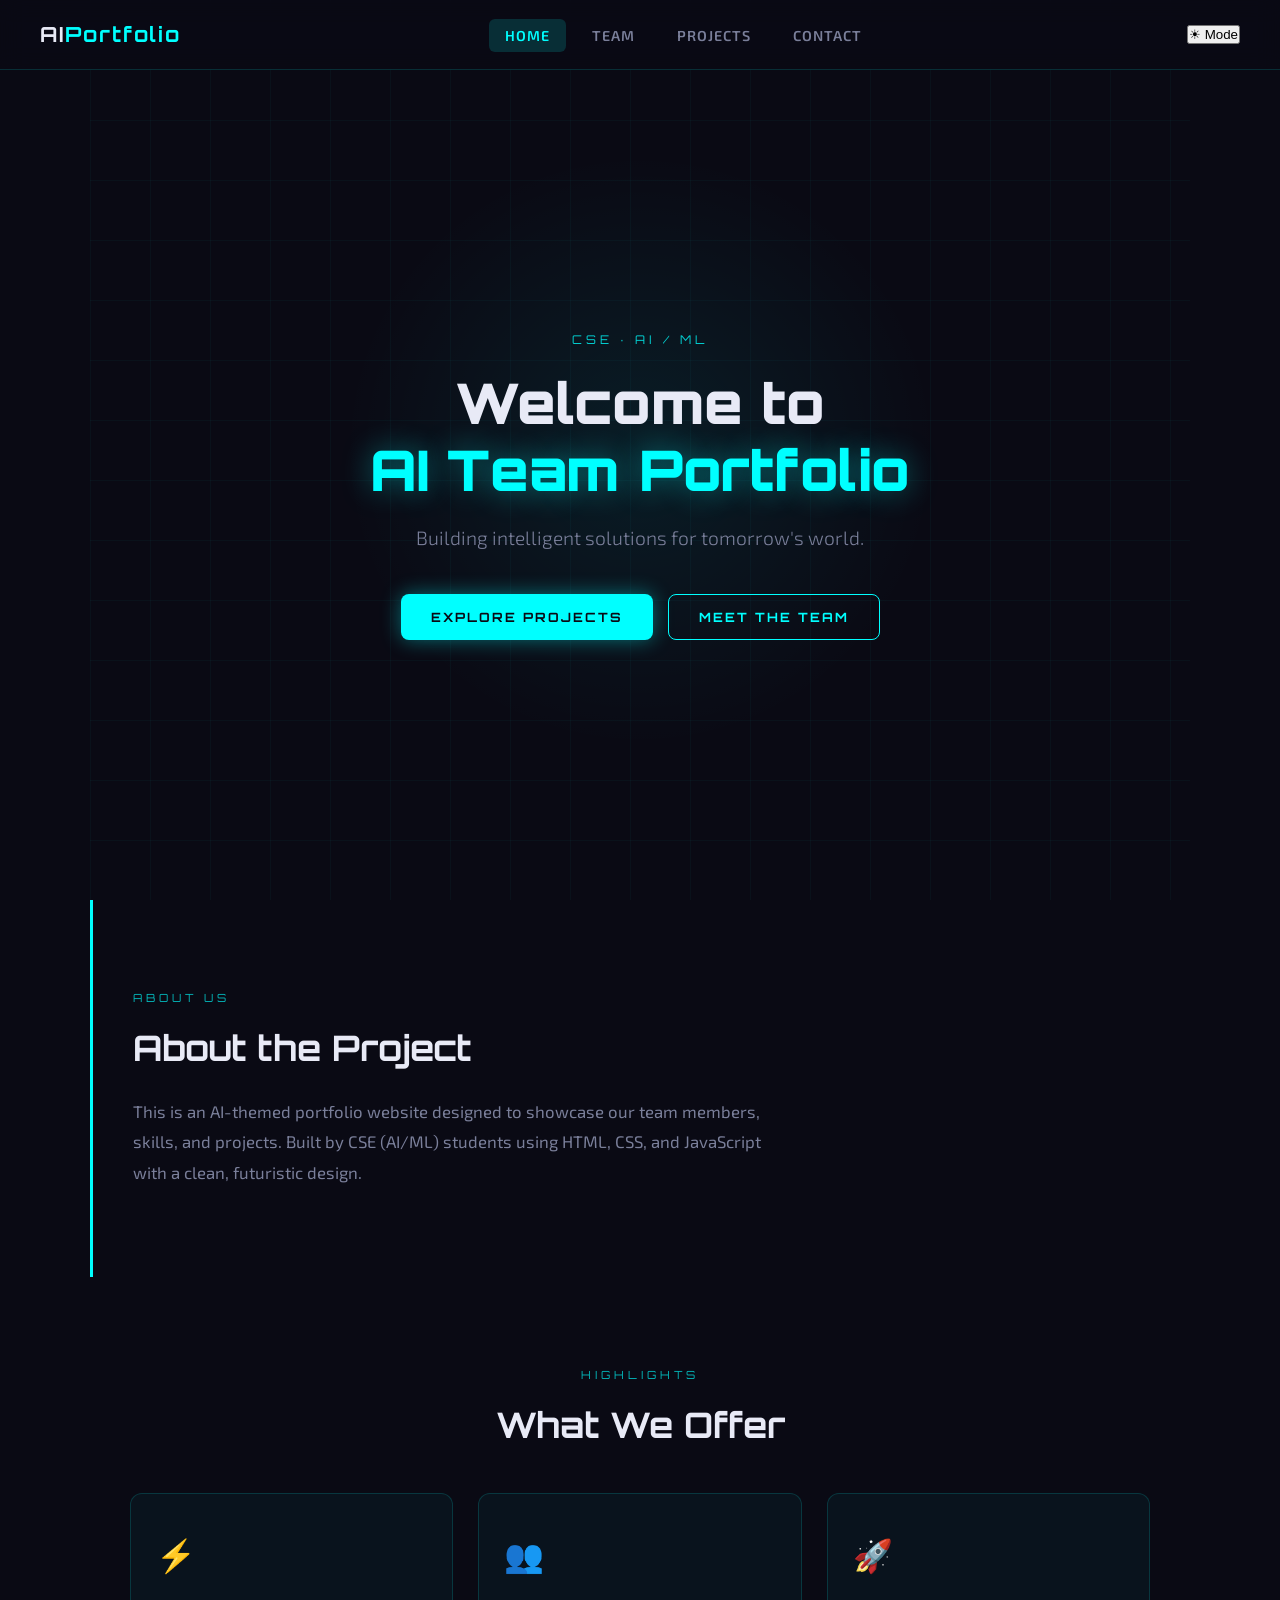
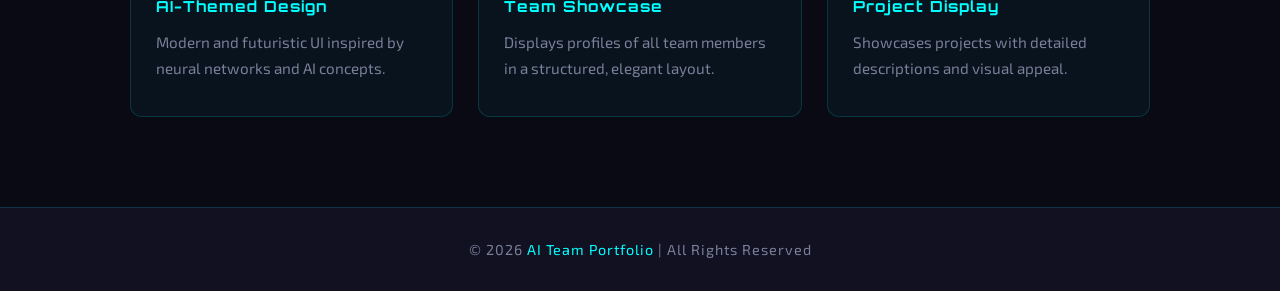
<file: INDEX.HTML>
<!DOCTYPE html>
<html lang="en">
<head>
    <meta charset="UTF-8">
    <meta name="viewport" content="width=device-width, initial-scale=1.0">
    <title>AI Team Portfolio</title>
    <link rel="preconnect" href="https://fonts.googleapis.com">
    <link href="https://fonts.googleapis.com/css2?family=Orbitron:wght@400;700;900&family=Exo+2:wght@300;400;600&display=swap" rel="stylesheet">
    <link rel="stylesheet" href="style.css">
</head>

<body>

    <!-- NAVBAR -->
    <nav>
        <h2 id="logo">AI<span>Portfolio</span></h2>
        <ul id="navLinks">
            <li><a href="index.html" class="active">Home</a></li>
            <li><a href="team.html">Team</a></li>
            <li><a href="projects.html">Projects</a></li>
            <li><a href="contact.html">Contact</a></li>
        </ul>
        <button id="toggleBtn">☀ Mode</button>
        <button id="hamburger" aria-label="Toggle menu">&#9776;</button>
    </nav>

    <!-- HERO SECTION -->
    <section id="home">
        <div class="hero-glow"></div>
        <div class="grid-overlay"></div>
        <div class="hero-content">
            <p class="hero-label">CSE · AI / ML</p>
            <h1 id="mainHeading">Welcome to<br><span>AI Team Portfolio</span></h1>
            <p id="subText">Building intelligent solutions for tomorrow's world.</p>
            <div class="hero-buttons">
                <button id="exploreBtn">Explore Projects</button>
                <button class="btn-outline">Meet the Team</button>
            </div>
        </div>
    </section>

    <!-- ABOUT SECTION -->
    <section id="about">
        <div class="section-tag">About Us</div>
        <h2>About the Project</h2>
        <p>
            This is an AI-themed portfolio website designed to showcase our team members,
            skills, and projects. Built by CSE (AI/ML) students using HTML, CSS, and JavaScript
            with a clean, futuristic design.
        </p>
    </section>

    <!-- FEATURES SECTION -->
    <section id="features">
        <div class="section-tag">Highlights</div>
        <h2>What We Offer</h2>
        <div class="cards-grid">
            <div class="card">
                <div class="card-icon">⚡</div>
                <h3>AI-Themed Design</h3>
                <p>Modern and futuristic UI inspired by neural networks and AI concepts.</p>
            </div>
            <div class="card">
                <div class="card-icon">👥</div>
                <h3>Team Showcase</h3>
                <p>Displays profiles of all team members in a structured, elegant layout.</p>
            </div>
            <div class="card">
                <div class="card-icon">🚀</div>
                <h3>Project Display</h3>
                <p>Showcases projects with detailed descriptions and visual appeal.</p>
            </div>
        </div>
    </section>

    <!-- FOOTER -->
    <footer>
        <p>© 2026 <span>AI Team Portfolio</span> | All Rights Reserved</p>
    </footer>

</body>
</html>
</file>
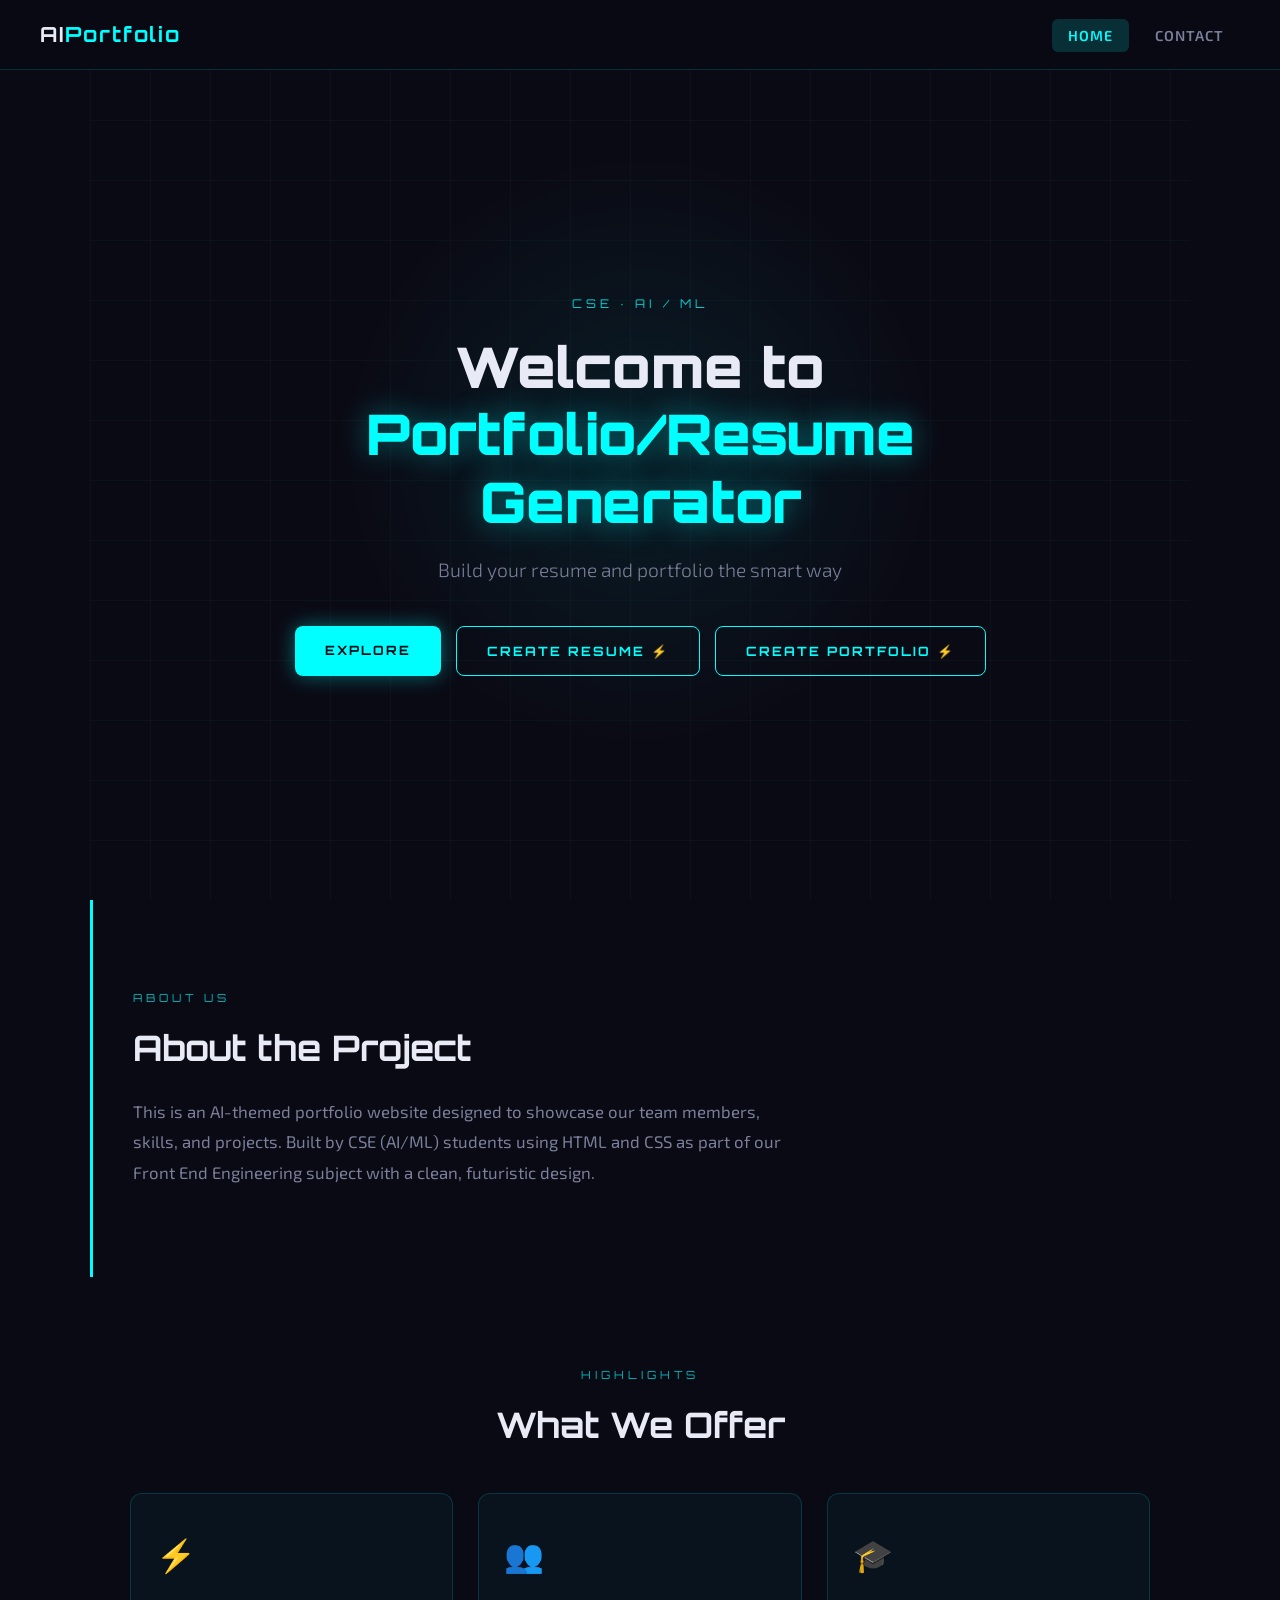
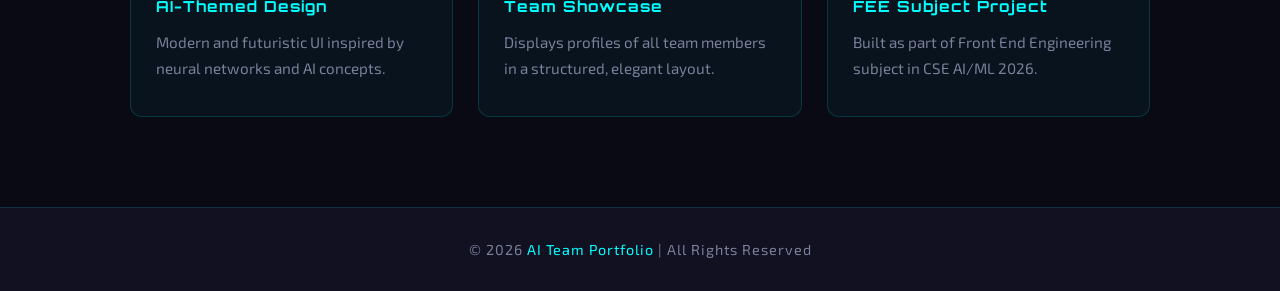
<file: index.html>
<!DOCTYPE html>
<html lang="en">
<head>
    <meta charset="UTF-8">
    <meta name="viewport" content="width=device-width, initial-scale=1.0">
    <title>AI Team Portfolio</title>
    <link rel="preconnect" href="https://fonts.googleapis.com">
    <link href="https://fonts.googleapis.com/css2?family=Orbitron:wght@400;700;900&family=Exo+2:wght@300;400;600&display=swap" rel="stylesheet">
    <link rel="stylesheet" href="style.css">
</head>
<body>

    <!-- NAVBAR -->
    <nav>
        <h2 id="logo">AI<span>Portfolio</span></h2>
        <ul id="navLinks">
            <li><a href="index.html" class="active">Home</a></li>
    
            <li><a href="contact.html">Contact</a></li>
        </ul>
        <button id="hamburger" aria-label="Toggle menu">&#9776;</button>
    </nav>

    <!-- HERO SECTION -->
    <section id="home">
        <div class="hero-glow"></div>
        <div class="grid-overlay"></div>
        <div class="hero-content">
            <p class="hero-label">CSE · AI / ML</p>
            <h1 id="mainHeading">Welcome to<br><span> Portfolio/Resume <br><span>Generator</span></span></h1>
            <p id="subText">Build your resume and portfolio the smart way</p>
            <div class="hero-buttons">
                <a href="#about" id="exploreBtn">Explore</a>
                <a href="resume.html" class="btn-outline">Create Resume ⚡</a>
                <a href="portfolio.html" class="btn-outline">Create Portfolio ⚡</a>

            </div>
        </div>
   
    </section>

    <!-- ABOUT SECTION -->
    <section id="about">
        <div class="section-tag">About Us</div>
        <h2>About the Project</h2>
        <p>
            This is an AI-themed portfolio website designed to showcase our team members,
            skills, and projects. Built by CSE (AI/ML) students using HTML and CSS
            as part of our Front End Engineering subject with a clean, futuristic design.
        </p>
    </section>

    <!-- FEATURES SECTION -->
    <section id="features">
        <div class="section-tag">Highlights</div>
        <h2>What We Offer</h2>
        <div class="cards-grid">
            <div class="card">
                <div class="card-icon">⚡</div>
                <h3>AI-Themed Design</h3>
                <p>Modern and futuristic UI inspired by neural networks and AI concepts.</p>
            </div>
            <div class="card">
                <div class="card-icon">👥</div>
                <h3>Team Showcase</h3>
                <p>Displays profiles of all team members in a structured, elegant layout.</p>
            </div>
            <div class="card">
                <div class="card-icon">🎓</div>
                <h3>FEE Subject Project</h3>
                <p>Built as part of Front End Engineering subject in CSE AI/ML 2026.</p>
            </div>
        </div>
    </section>


    <!-- FOOTER -->
    <footer>
        <p>© 2026 <span>AI Team Portfolio</span> | All Rights Reserved</p>
    </footer>

 <script src="script.js"></script>
    

</body>
</html>
</file>
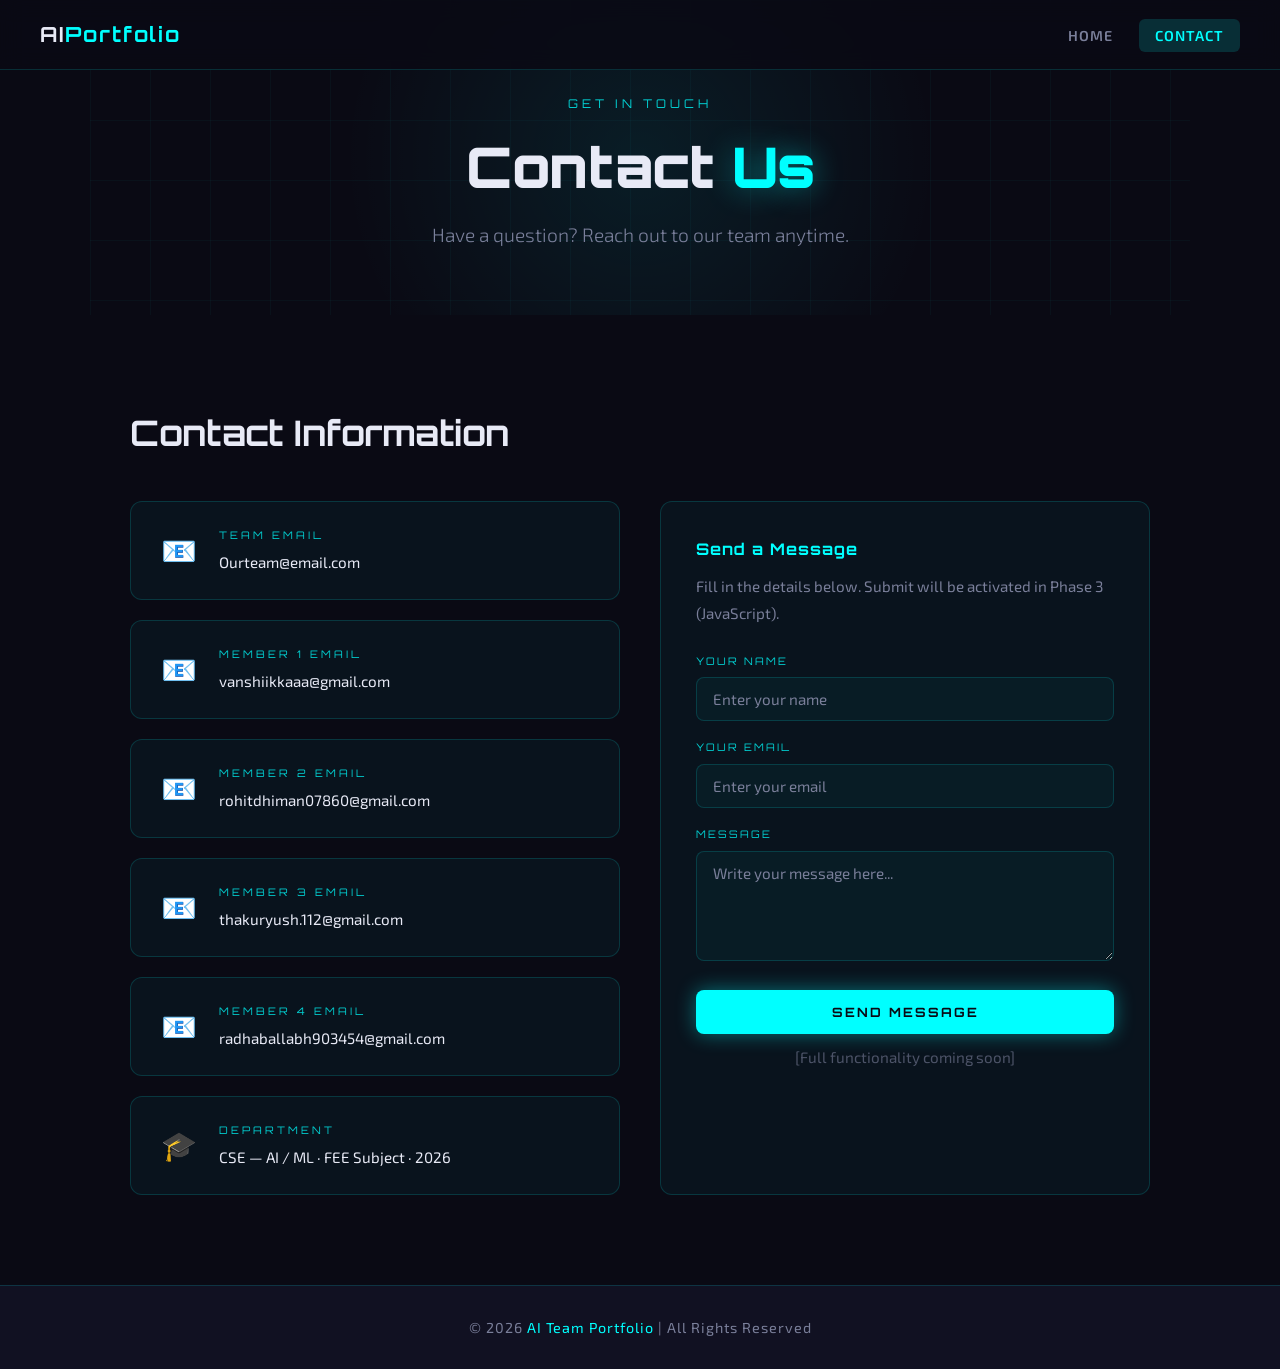
<file: contact.html>
<!DOCTYPE html>
<html lang="en">

<head>
    <meta charset="UTF-8">
    <meta name="viewport" content="width=device-width, initial-scale=1.0">
    <title>Contact | AI Portfolio</title>
    <link rel="preconnect" href="https://fonts.googleapis.com">
    <link href="https://fonts.googleapis.com/css2?family=Orbitron:wght@400;700;900&family=Exo+2:wght@300;400;600&display=swap" rel="stylesheet">
    <link rel="stylesheet" href="style.css">
    <style>
        .contact-wrapper {
            display: grid;
            grid-template-columns: 1fr 1fr;
            gap: 40px;
            margin-top: 40px;
        }
        
        .contact-info {
            display: flex;
            flex-direction: column;
            gap: 20px;
        }
        
        .info-card {
            background: var(--bg-card);
            border: 1px solid var(--border);
            border-radius: 12px;
            padding: 25px;
            display: flex;
            align-items: flex-start;
            gap: 18px;
            transition: var(--transition);
            position: relative;
            overflow: hidden;
        }
        
        .info-card::before {
            content: '';
            position: absolute;
            top: 0;
            left: 0;
            right: 0;
            height: 2px;
            background: var(--accent);
            transform: scaleX(0);
            transition: var(--transition);
        }
        
        .info-card:hover::before {
            transform: scaleX(1);
        }
        
        .info-card:hover {
            border-color: var(--accent);
            background: rgba(0, 255, 255, 0.07);
            box-shadow: 0 10px 30px rgba(0, 0, 0, 0.3), 0 0 15px var(--accent-dim);
        }
        
        .info-icon {
            font-size: 1.8rem;
            min-width: 45px;
            text-align: center;
        }
        
        .info-label {
            font-family: var(--font-heading);
            font-size: 0.65rem;
            letter-spacing: 3px;
            color: var(--accent);
            text-transform: uppercase;
            margin-bottom: 6px;
            opacity: 0.8;
        }
        
        .info-value {
            font-size: 0.95rem;
            color: var(--text-primary);
            word-break: break-all;
        }
        
        .info-value a {
            color: var(--text-primary);
            text-decoration: none;
            transition: var(--transition);
        }
        
        .info-value a:hover {
            color: var(--accent);
        }
        
        .contact-message {
            background: var(--bg-card);
            border: 1px solid var(--border);
            border-radius: 12px;
            padding: 35px;
        }
        
        .contact-message h3 {
            font-family: var(--font-heading);
            font-size: 1rem;
            color: var(--accent);
            letter-spacing: 1px;
            margin-bottom: 10px;
        }
        
        .contact-message p {
            color: var(--text-muted);
            font-size: 0.95rem;
            line-height: 1.8;
            margin-bottom: 25px;
        }
        
        .input-group {
            margin-bottom: 18px;
        }
        
        .input-label {
            display: block;
            font-family: var(--font-heading);
            font-size: 0.65rem;
            letter-spacing: 2px;
            color: var(--accent);
            text-transform: uppercase;
            margin-bottom: 8px;
            opacity: 0.8;
        }
        
        .input-field {
            width: 100%;
            background: rgba(0, 255, 255, 0.04);
            border: 1px solid var(--border);
            border-radius: 8px;
            padding: 12px 16px;
            color: var(--text-primary);
            font-family: var(--font-body);
            font-size: 0.95rem;
            outline: none;
            transition: var(--transition);
        }
        
        .input-field:focus {
            border-color: var(--accent);
            background: rgba(0, 255, 255, 0.07);
            box-shadow: 0 0 10px var(--accent-dim);
        }
        
        .input-field::placeholder {
            color: var(--text-muted);
        }
        
        textarea.input-field {
            resize: vertical;
            min-height: 110px;
        }
        
        .send-btn {
            width: 100%;
            background: var(--accent);
            color: #0a0a14;
            border: none;
            padding: 14px;
            border-radius: 8px;
            font-family: var(--font-heading);
            font-size: 0.8rem;
            font-weight: 700;
            letter-spacing: 2px;
            text-transform: uppercase;
            cursor: pointer;
            transition: var(--transition);
            box-shadow: 0 0 20px var(--accent-glow);
            margin-top: 5px;
        }
        
        .send-btn:hover {
            background: white;
            box-shadow: 0 0 35px rgba(255, 255, 255, 0.3);
            transform: translateY(-2px);
        }
        
        .js-note {
            text-align: center;
            color: var(--text-muted);
            font-size: 0.8rem;
            margin-top: 10px;
            opacity: 0.6;
        }
        
        @media (max-width: 768px) {
            .contact-wrapper {
                grid-template-columns: 1fr;
            }
        }
        .template-card.purple-neo { background: rgba(191,0,255,0.05); }
.template-card.purple-neo .t-preview { background: #0d0014; border: 1px solid rgba(191,0,255,0.2); height: 80px; border-radius: 6px; margin-bottom: 10px; display: flex; flex-direction: column; align-items: center; justify-content: center; gap: 4px; }
.template-card.purple-neo .t-preview .t-line1 { width:60%; height:8px; background:#bf00ff; border-radius:4px; }
.template-card.purple-neo .t-preview .t-line2 { width:40%; height:5px; background:rgba(191,0,255,0.4); border-radius:4px; }
.template-card.purple-neo .t-preview .t-line3 { width:80%; height:3px; background:rgba(191,0,255,0.15); border-radius:4px; }
    </style>
</head>

<body>

    <nav>
        <h2 id="logo">AI<span>Portfolio</span></h2>
        <ul id="navLinks">
            <li><a href="index.html">Home</a></li>
            <li><a href="contact.html" class="active">Contact</a></li>
        </ul>
        <button id="hamburger" aria-label="Toggle menu">&#9776;</button>
    </nav>


    <section id="home" style="min-height: 35vh; padding-top: 70px;">
        <div class="hero-glow"></div>
        <div class="grid-overlay"></div>
        <div class="hero-content">
            <p class="hero-label">Get In Touch</p>
            <h1 id="mainHeading">Contact <span>Us</span></h1>
            <p id="subText">Have a question? Reach out to our team anytime.</p>
        </div>
    </section>

    <section id="contact">
        <h2>Contact Information</h2>
        <div class="contact-wrapper">

            <div class="contact-info">

                <div class="info-card">
                    <div class="info-icon">📧</div>
                    <div>
                        <p class="info-label">Team Email</p>
                        <p class="info-value">
                            <a href="mailto:yourteam@email.com">Ourteam@email.com</a>
                        </p>
                    </div>
                </div>

                <div class="info-card">
                    <div class="info-icon">📧</div>
                    <div>
                        <p class="info-label">Member 1 Email</p>
                        <p class="info-value">
                            <a href="mailto:vanshiikkaaa@gmail.com">vanshiikkaaa@gmail.com</a>
                        </p>
                    </div>
                </div>

                <div class="info-card">
                    <div class="info-icon">📧</div>
                    <div>
                        <p class="info-label">Member 2 Email</p>
                        <p class="info-value">
                            <a href="mailto:rohitdhiman07860@gmail.com">rohitdhiman07860@gmail.com</a>
                        </p>
                    </div>
                </div>

                <div class="info-card">
                    <div class="info-icon">📧</div>
                    <div>
                        <p class="info-label">Member 3 Email</p>
                        <p class="info-value">
                            <a href="mailto:thakuryush.112@gmail.com">thakuryush.112@gmail.com</a>
                        </p>
                    </div>
                </div>

                <div class="info-card">
                    <div class="info-icon">📧</div>
                    <div>
                        <p class="info-label">Member 4 Email</p>
                        <p class="info-value">
                            <a href="mailto:radhaballabh903454@gmail.com">radhaballabh903454@gmail.com</a>
                        </p>
                    </div>
                </div>

                <div class="info-card">
                    <div class="info-icon">🎓</div>
                    <div>
                        <p class="info-label">Department</p>
                        <p class="info-value">CSE — AI / ML · FEE Subject · 2026</p>
                    </div>
                </div>

            </div>

            <div class="contact-message">
                <h3>Send a Message</h3>
                <p>Fill in the details below. Submit will be activated in Phase 3 (JavaScript).</p>

                <div class="input-group">
                    <label class="input-label">Your Name</label>
                    <input type="text" class="input-field" placeholder="Enter your name">
                </div>

                <div class="input-group">
                    <label class="input-label">Your Email</label>
                    <input type="email" class="input-field" placeholder="Enter your email">
                </div>

                <div class="input-group">
                    <label class="input-label">Message</label>
                    <textarea class="input-field" placeholder="Write your message here..."></textarea>
                </div>

                <button class="send-btn">Send Message</button>
                <p class="js-note">[Full functionality coming soon]</p>
            </div>

        </div>
    </section>


    <footer>
        <p>©️ 2026 <span>AI Team Portfolio</span> | All Rights Reserved</p>
    </footer>
<script src="script.js"></script>
</body>

</html>
</file>
<file: style.css>
:root {
    --bg-primary: #0a0a14;
    --bg-secondary: #111122;
    --bg-card: rgba(0, 255, 255, 0.04);
    --accent: #00ffff;
    --accent-dim: rgba(0, 255, 255, 0.15);
    --accent-glow: rgba(0, 255, 255, 0.4);
    --text-primary: #e8eaf6;
    --text-muted: #7a7f9a;
    --border: rgba(0, 255, 255, 0.15);
    --font-heading: 'Orbitron', sans-serif;
    --font-body: 'Exo 2', sans-serif;
    --nav-height: 70px;
    --transition: 0.3s ease;
}

*,
*::before,
*::after {
    margin: 0;
    padding: 0;
    box-sizing: border-box;
}

html {
    scroll-behavior: smooth;
}

body {
    font-family: var(--font-body);
    background: var(--bg-primary);
    color: var(--text-primary);
    line-height: 1.6;
    overflow-x: hidden;
}

nav {
    position: fixed;
    top: 0;
    left: 0;
    right: 0;
    z-index: 1000;
    display: flex;
    justify-content: space-between;
    align-items: center;
    height: var(--nav-height);
    padding: 0 40px;
    background: rgba(10, 10, 20, 0.85);
    backdrop-filter: blur(12px);
    border-bottom: 1px solid var(--border);
}

#logo {
    font-family: var(--font-heading);
    font-size: 1.3rem;
    color: var(--text-primary);
    letter-spacing: 2px;
}

#logo span {
    color: var(--accent);
}

nav ul {
    list-style: none;
    display: flex;
    gap: 10px;
}

nav ul li a {
    text-decoration: none;
    color: var(--text-muted);
    font-size: 0.9rem;
    font-weight: 600;
    padding: 8px 16px;
    border-radius: 6px;
    letter-spacing: 1px;
    text-transform: uppercase;
    transition: var(--transition);
}

nav ul li a:hover,
nav ul li a.active {
    color: var(--accent);
    background: var(--accent-dim);
}

#hamburger {
    display: none;
    background: transparent;
    border: 1px solid var(--border);
    color: var(--accent);
    font-size: 1.3rem;
    padding: 6px 12px;
    border-radius: 6px;
    cursor: pointer;
}

#home {
    position: relative;
    min-height: 100vh;
    display: flex;
    align-items: center;
    justify-content: center;
    padding: 0 20px;
    padding-top: var(--nav-height);
    overflow: hidden;
    text-align: center;
}

.hero-glow {
    position: absolute;
    width: 600px;
    height: 600px;
    background: radial-gradient(circle, rgba(0, 255, 255, 0.08) 0%, transparent 70%);
    top: 50%;
    left: 50%;
    transform: translate(-50%, -50%);
    pointer-events: none;
    animation: pulse 4s ease-in-out infinite;
}

@keyframes pulse {
    0%,
    100% {
        transform: translate(-50%, -50%) scale(1);
        opacity: 0.6;
    }
    50% {
        transform: translate(-50%, -50%) scale(1.1);
        opacity: 1;
    }
}

.grid-overlay {
    position: absolute;
    inset: 0;
    background-image: linear-gradient(rgba(0, 255, 255, 0.03) 1px, transparent 1px), linear-gradient(90deg, rgba(0, 255, 255, 0.03) 1px, transparent 1px);
    background-size: 60px 60px;
    pointer-events: none;
}

.hero-content {
    position: relative;
    z-index: 1;
    max-width: 750px;
}

.hero-label {
    font-family: var(--font-heading);
    font-size: 0.75rem;
    letter-spacing: 4px;
    color: var(--accent);
    text-transform: uppercase;
    margin-bottom: 20px;
    opacity: 0.8;
}

#mainHeading {
    font-family: var(--font-heading);
    font-size: clamp(2rem, 5vw, 3.5rem);
    font-weight: 900;
    line-height: 1.2;
    margin-bottom: 20px;
    color: var(--text-primary);
}

#mainHeading span {
    color: var(--accent);
    text-shadow: 0 0 30px var(--accent-glow);
}

#subText {
    font-size: clamp(1rem, 2vw, 1.2rem);
    color: var(--text-muted);
    margin-bottom: 40px;
    font-weight: 300;
}

.hero-buttons {
    display: flex;
    gap: 15px;
    justify-content: center;
    flex-wrap: wrap;
}

#exploreBtn {
    background: var(--accent);
    color: #0a0a14;
    border: none;
    padding: 14px 30px;
    border-radius: 8px;
    font-family: var(--font-heading);
    font-size: 0.8rem;
    font-weight: 700;
    letter-spacing: 2px;
    text-transform: uppercase;
    cursor: pointer;
    transition: var(--transition);
    box-shadow: 0 0 20px var(--accent-glow);
}

#exploreBtn:hover {
    background: white;
    box-shadow: 0 0 35px rgba(255, 255, 255, 0.4);
    transform: translateY(-2px);
}

.btn-outline {
    background: transparent;
    color: var(--accent);
    border: 1px solid var(--accent);
    padding: 14px 30px;
    border-radius: 8px;
    font-family: var(--font-heading);
    font-size: 0.8rem;
    font-weight: 700;
    letter-spacing: 2px;
    text-transform: uppercase;
    cursor: pointer;
    transition: var(--transition);
}

.btn-outline:hover {
    background: var(--accent-dim);
    transform: translateY(-2px);
}

section {
    padding: 90px 40px;
    max-width: 1100px;
    margin: 0 auto;
}

.section-tag {
    font-family: var(--font-heading);
    font-size: 0.7rem;
    letter-spacing: 4px;
    color: var(--accent);
    text-transform: uppercase;
    margin-bottom: 12px;
    opacity: 0.7;
}

section h2 {
    font-family: var(--font-heading);
    font-size: clamp(1.5rem, 3vw, 2.2rem);
    color: var(--text-primary);
    margin-bottom: 20px;
}

#about {
    border-left: 3px solid var(--accent);
    padding-left: 40px;
}

#about p {
    color: var(--text-muted);
    max-width: 650px;
    font-size: 1.05rem;
    line-height: 1.8;
}

#features {
    text-align: center;
}

.cards-grid {
    display: grid;
    grid-template-columns: repeat(auto-fit, minmax(260px, 1fr));
    gap: 25px;
    margin-top: 40px;
    text-align: left;
}

.card {
    background: var(--bg-card);
    border: 1px solid var(--border);
    border-radius: 12px;
    padding: 35px 25px;
    transition: var(--transition);
    position: relative;
    overflow: hidden;
}

.card::before {
    content: '';
    position: absolute;
    top: 0;
    left: 0;
    right: 0;
    height: 2px;
    background: var(--accent);
    transform: scaleX(0);
    transition: var(--transition);
}

.card:hover::before {
    transform: scaleX(1);
}

.card:hover {
    transform: translateY(-8px);
    border-color: var(--accent);
    background: rgba(0, 255, 255, 0.07);
    box-shadow: 0 20px 40px rgba(0, 0, 0, 0.3), 0 0 20px var(--accent-dim);
}

.card-icon {
    font-size: 2rem;
    margin-bottom: 15px;
}

.card h3 {
    font-family: var(--font-heading);
    font-size: 0.95rem;
    color: var(--accent);
    letter-spacing: 1px;
    margin-bottom: 10px;
}

.card p {
    color: var(--text-muted);
    font-size: 0.95rem;
    line-height: 1.7;
}

footer {
    text-align: center;
    padding: 30px 20px;
    background: var(--bg-secondary);
    border-top: 1px solid var(--border);
    color: var(--text-muted);
    font-size: 0.9rem;
    letter-spacing: 1px;
}

footer span {
    color: var(--accent);
}

@media (max-width: 768px) {
    nav {
        padding: 0 20px;
        flex-wrap: wrap;
    }
    nav ul {
        display: none;
        width: 100%;
        flex-direction: column;
        background: var(--bg-secondary);
        padding: 15px 0;
        border-top: 1px solid var(--border);
        gap: 0;
    }
    nav ul.open {
        display: flex;
    }
    nav ul li a {
        display: block;
        padding: 12px 20px;
        border-radius: 0;
    }
    #toggleBtn {
        display: none;
    }
    #hamburger {
        display: block;
    }
    section {
        padding: 60px 20px;
    }
    #about {
        border-left: none;
        border-top: 3px solid var(--accent);
        padding-left: 20px;
        padding-top: 30px;
    }
}

@media (max-width: 480px) {
    .hero-buttons {
        flex-direction: column;
        align-items: center;
    }
    #exploreBtn,
    .btn-outline {
        width: 100%;
        max-width: 280px;
    }
}

a#exploreBtn,
a.btn-outline {
    display: inline-block;
    text-decoration: none;
}
</file>
